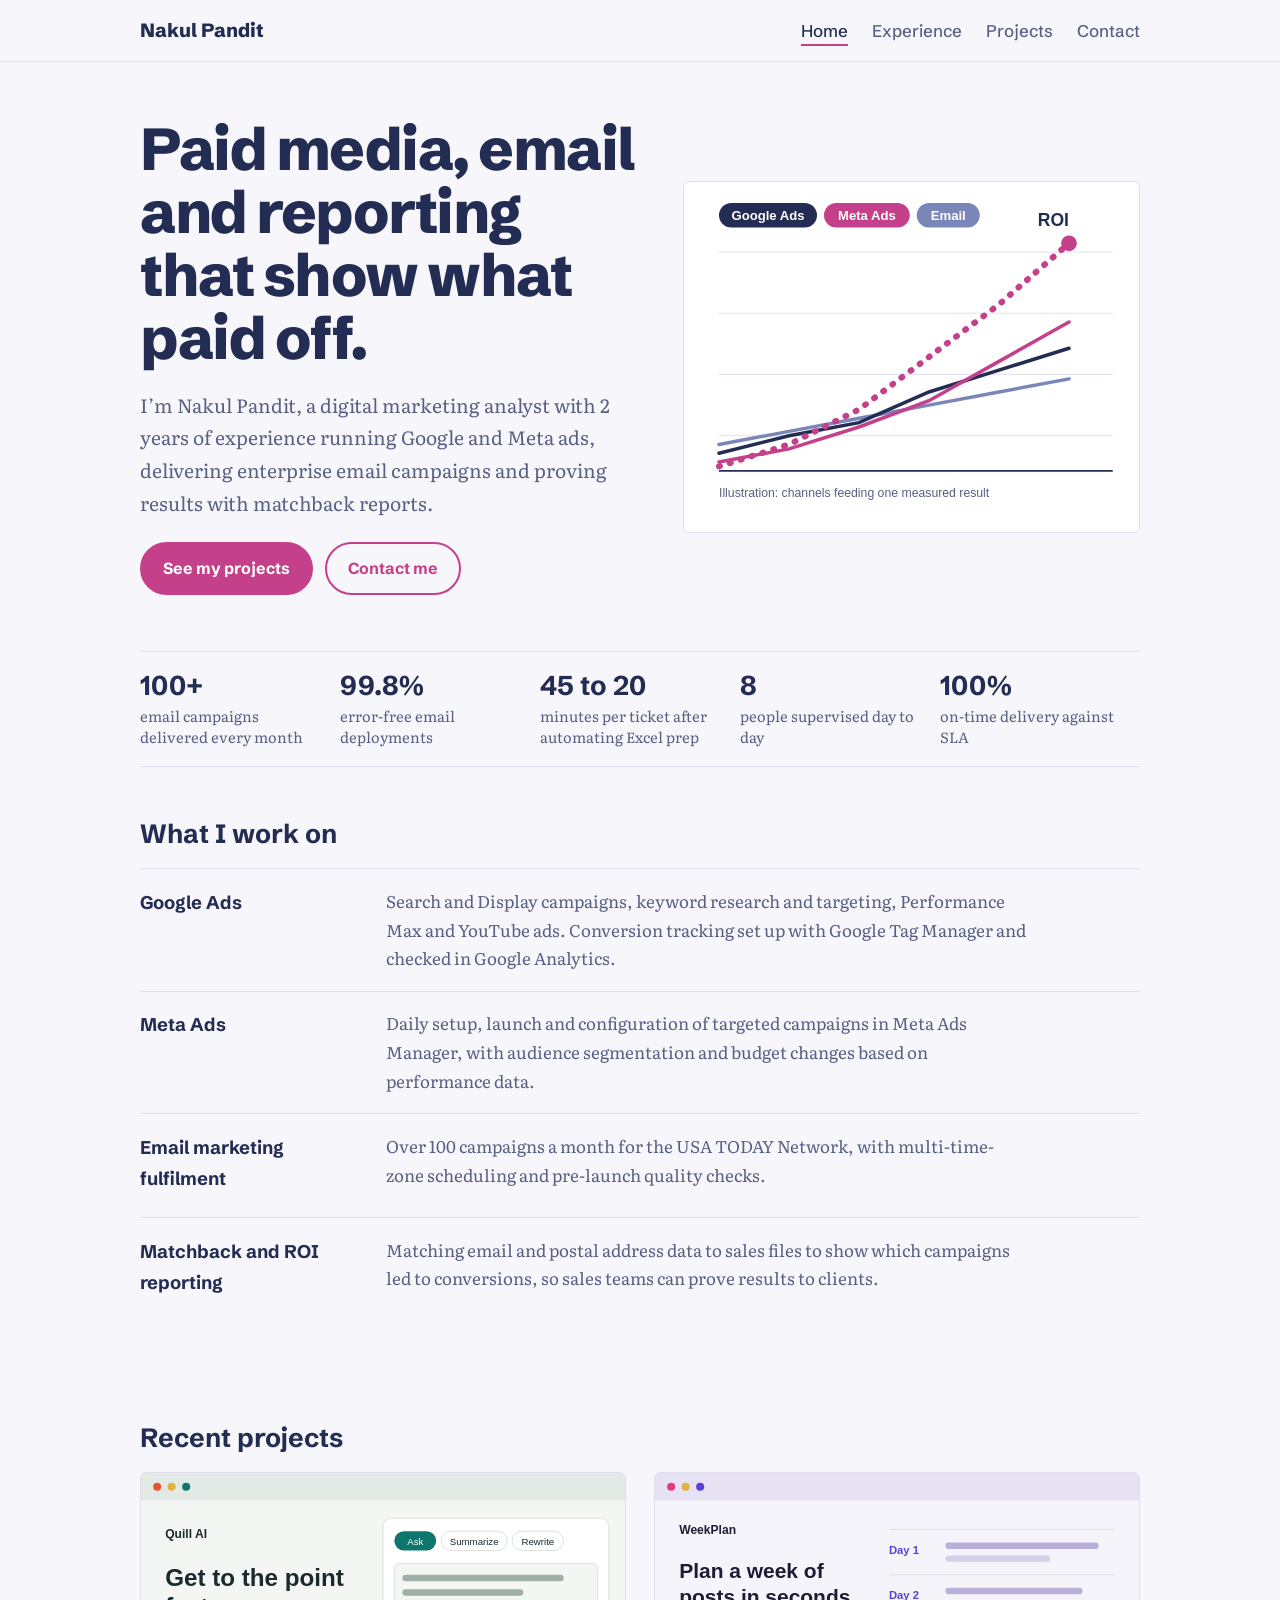
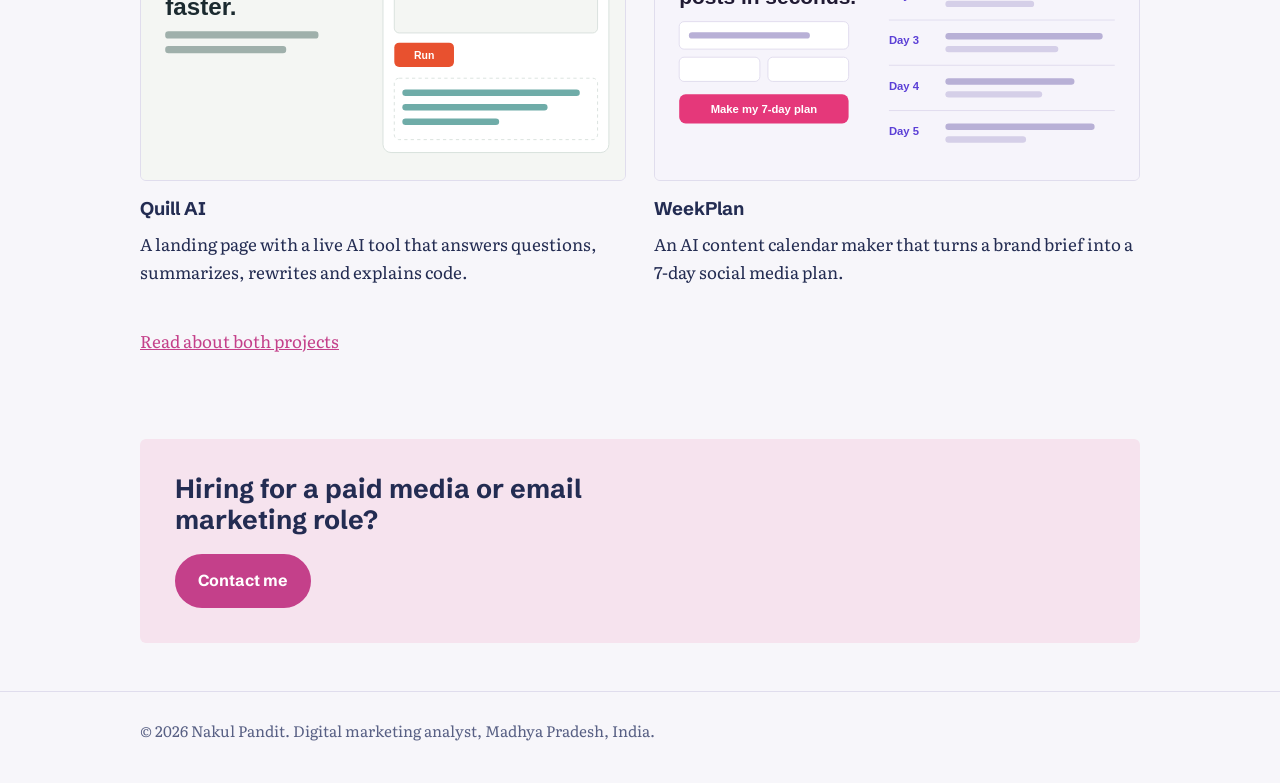
<file: index.html>
<!DOCTYPE html><html lang="en"><head>
<meta charset="utf-8">
<meta name="viewport" content="width=device-width, initial-scale=1">
<link rel="preconnect" href="https://fonts.googleapis.com">
<link rel="preconnect" href="https://fonts.gstatic.com" crossorigin>
<link href="https://fonts.googleapis.com/css2?family=Literata:wght@400;600&family=Schibsted+Grotesk:wght@500;700;800&display=swap" rel="stylesheet">
<link rel="stylesheet" href="css/style.css">
<title>Nakul Pandit – Digital Marketing Analyst</title>
<meta name="description" content="Digital marketing analyst with 2 years of experience in Google Ads, Meta Ads, enterprise email fulfilment and matchback ROI reporting.">
</head><body>
<header class="top"><div class="wrap bar"><a class="logo" href="index.html">Nakul Pandit</a><button class="burger" aria-expanded="false" aria-controls="nav">Menu</button><nav id="nav" aria-label="Main"><a href="index.html" aria-current="page">Home</a><a href="experience.html">Experience</a><a href="projects.html">Projects</a><a href="contact.html">Contact</a></nav></div></header>
<main class="wrap">
  <div class="hero">
    <div>
      <h1>Paid media, email and reporting that show what paid off.</h1>
      <p class="lead">I’m Nakul Pandit, a digital marketing analyst with 2 years of experience running Google and Meta ads, delivering enterprise email campaigns and proving results with matchback reports.</p>
      <div class="btns">
        <a class="btn solid" href="projects.html">See my projects</a>
        <a class="btn" href="contact.html">Contact me</a>
      </div>
    </div>
    <img src="assets/hero.svg" alt="Illustration of Google Ads, Meta Ads and email results rising into one ROI line" width="520" height="400">
  </div>

  <div class="stats" aria-label="Results from my current role">
    <div class="stat"><b>100+</b><span>email campaigns delivered every month</span></div>
    <div class="stat"><b>99.8%</b><span>error-free email deployments</span></div>
    <div class="stat"><b>45 to 20</b><span>minutes per ticket after automating Excel prep</span></div>
    <div class="stat"><b>8</b><span>people supervised day to day</span></div>
    <div class="stat"><b>100%</b><span>on-time delivery against SLA</span></div>
  </div>

  <section>
    <h2>What I work on</h2>
    <div class="area"><h3>Google Ads</h3><p>Search and Display campaigns, keyword research and targeting, Performance Max and YouTube ads. Conversion tracking set up with Google Tag Manager and checked in Google Analytics.</p></div>
    <div class="area"><h3>Meta Ads</h3><p>Daily setup, launch and configuration of targeted campaigns in Meta Ads Manager, with audience segmentation and budget changes based on performance data.</p></div>
    <div class="area"><h3>Email marketing fulfilment</h3><p>Over 100 campaigns a month for the USA TODAY Network, with multi-time-zone scheduling and pre-launch quality checks.</p></div>
    <div class="area"><h3>Matchback and ROI reporting</h3><p>Matching email and postal address data to sales files to show which campaigns led to conversions, so sales teams can prove results to clients.</p></div>
  </section>

  <section>
    <h2>Recent projects</h2>
    <div class="teasers">
      <div><img src="assets/quill-ai.svg" alt="Quill AI landing page with a live AI demo" width="600" height="380"><h3>Quill AI</h3><p>A landing page with a live AI tool that answers questions, summarizes, rewrites and explains code.</p></div>
      <div><img src="assets/weekplan.svg" alt="WeekPlan content calendar maker" width="600" height="380"><h3>WeekPlan</h3><p>An AI content calendar maker that turns a brand brief into a 7-day social media plan.</p></div>
    </div>
    <p style="margin-top:1.5rem"><a href="projects.html">Read about both projects</a></p>
  </section>

  <div class="band">
    <h2>Hiring for a paid media or email marketing role?</h2>
    <a class="btn solid" href="contact.html">Contact me</a>
  </div>
</main>
<footer><div class="wrap">&copy; 2026 Nakul Pandit. Digital marketing analyst, Madhya Pradesh, India.</div></footer>
<script src="js/main.js"></script>
</body></html>
</file>
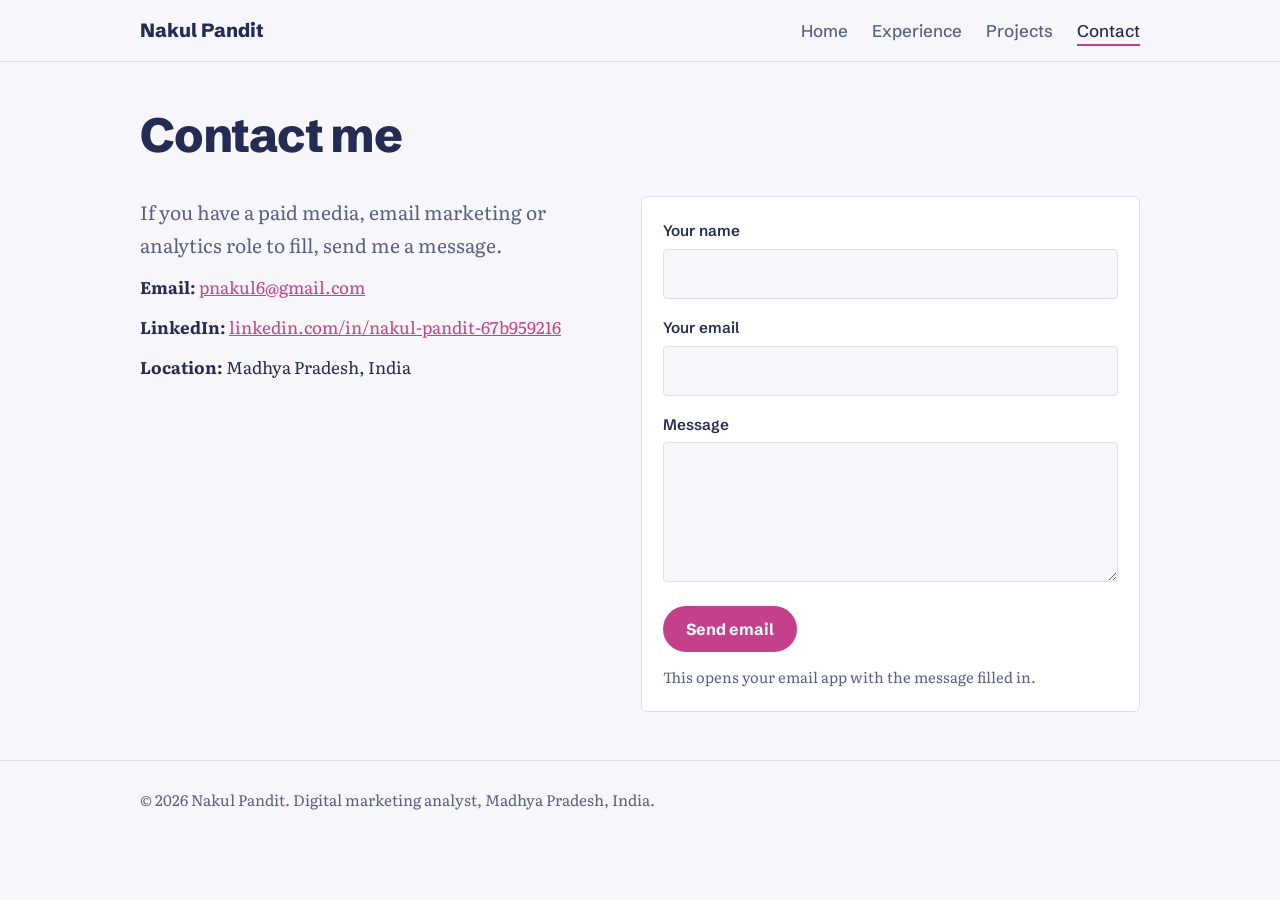
<file: contact.html>
<!DOCTYPE html><html lang="en"><head>
<meta charset="utf-8">
<meta name="viewport" content="width=device-width, initial-scale=1">
<link rel="preconnect" href="https://fonts.googleapis.com">
<link rel="preconnect" href="https://fonts.gstatic.com" crossorigin>
<link href="https://fonts.googleapis.com/css2?family=Literata:wght@400;600&family=Schibsted+Grotesk:wght@500;700;800&display=swap" rel="stylesheet">
<link rel="stylesheet" href="css/style.css">
<title>Contact – Nakul Pandit</title>
<meta name="description" content="Get in touch with Nakul Pandit about digital marketing roles.">
</head><body>
<header class="top"><div class="wrap bar"><a class="logo" href="index.html">Nakul Pandit</a><button class="burger" aria-expanded="false" aria-controls="nav">Menu</button><nav id="nav" aria-label="Main"><a href="index.html">Home</a><a href="experience.html">Experience</a><a href="projects.html">Projects</a><a href="contact.html" aria-current="page">Contact</a></nav></div></header>
<main class="wrap">
  <div class="page-title"><h1>Contact me</h1></div>
  <div class="contact">
    <div class="facts">
      <p class="lead">If you have a paid media, email marketing or analytics role to fill, send me a message.</p>
      <p><strong>Email:</strong> <a href="mailto:pnakul6@gmail.com">pnakul6@gmail.com</a></p>
      <p><strong>LinkedIn:</strong> <a href="https://linkedin.com/in/nakul-pandit-67b959216" target="_blank" rel="noopener">linkedin.com/in/nakul-pandit-67b959216</a></p>
      <p><strong>Location:</strong> Madhya Pradesh, India</p>
    </div>
    <form id="contact-form">
      <label for="name">Your name</label>
      <input id="name" name="name" autocomplete="name" required>
      <label for="email">Your email</label>
      <input id="email" name="email" type="email" autocomplete="email" required>
      <label for="message">Message</label>
      <textarea id="message" name="message" required></textarea>
      <button class="btn solid" type="submit">Send email</button>
      <p style="margin:.8rem 0 0;font-size:.92rem;color:var(--muted)">This opens your email app with the message filled in.</p>
    </form>
  </div>
</main>
<footer><div class="wrap">&copy; 2026 Nakul Pandit. Digital marketing analyst, Madhya Pradesh, India.</div></footer>
<script src="js/main.js"></script>
</body></html>
</file>
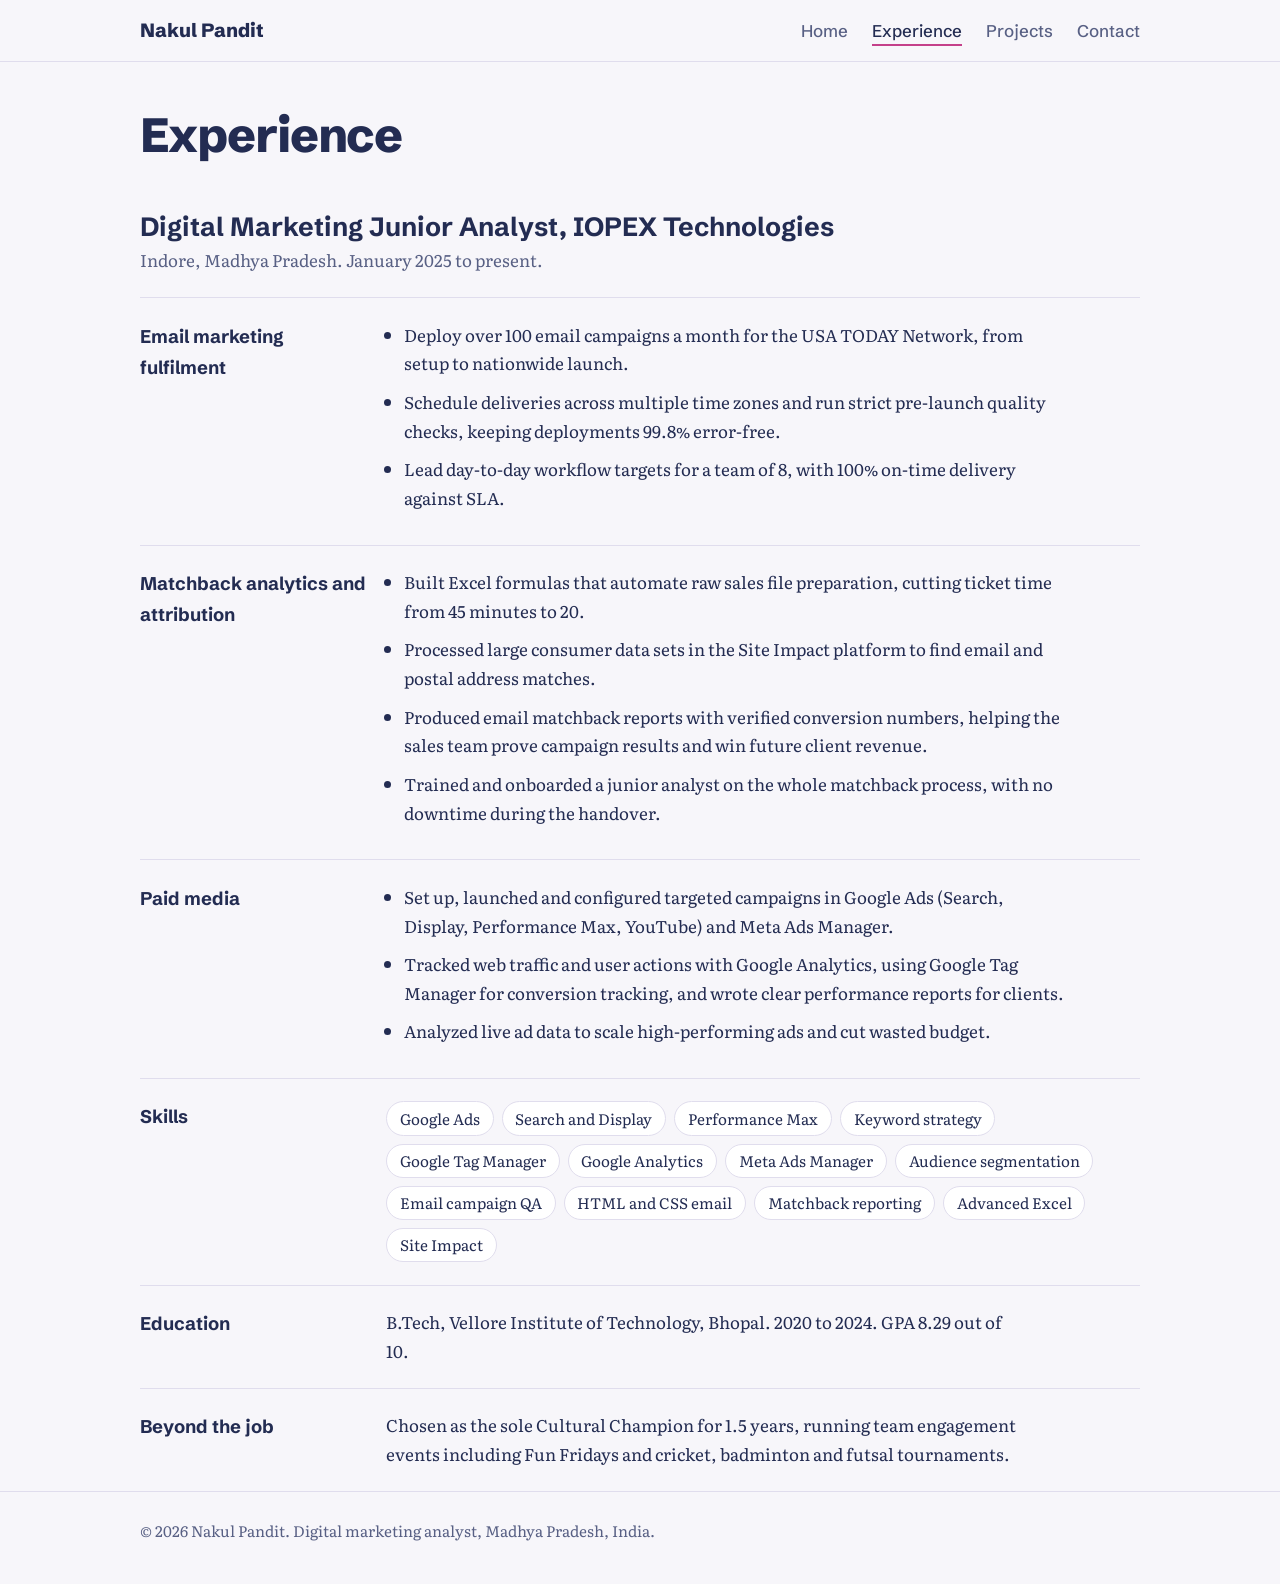
<file: experience.html>
<!DOCTYPE html><html lang="en"><head>
<meta charset="utf-8">
<meta name="viewport" content="width=device-width, initial-scale=1">
<link rel="preconnect" href="https://fonts.googleapis.com">
<link rel="preconnect" href="https://fonts.gstatic.com" crossorigin>
<link href="https://fonts.googleapis.com/css2?family=Literata:wght@400;600&family=Schibsted+Grotesk:wght@500;700;800&display=swap" rel="stylesheet">
<link rel="stylesheet" href="css/style.css">
<title>Experience – Nakul Pandit</title>
<meta name="description" content="Work experience in email marketing fulfilment, matchback analytics and paid media at IOPEX Technologies.">
</head><body>
<header class="top"><div class="wrap bar"><a class="logo" href="index.html">Nakul Pandit</a><button class="burger" aria-expanded="false" aria-controls="nav">Menu</button><nav id="nav" aria-label="Main"><a href="index.html">Home</a><a href="experience.html" aria-current="page">Experience</a><a href="projects.html">Projects</a><a href="contact.html">Contact</a></nav></div></header>
<main class="wrap">
  <div class="page-title"><h1>Experience</h1></div>

  <div class="role">
    <h2>Digital Marketing Junior Analyst, IOPEX Technologies</h2>
    <p class="when">Indore, Madhya Pradesh. January 2025 to present.</p>
  </div>

  <div class="block"><h3>Email marketing fulfilment</h3><ul>
    <li>Deploy over 100 email campaigns a month for the USA TODAY Network, from setup to nationwide launch.</li>
    <li>Schedule deliveries across multiple time zones and run strict pre-launch quality checks, keeping deployments 99.8% error-free.</li>
    <li>Lead day-to-day workflow targets for a team of 8, with 100% on-time delivery against SLA.</li>
  </ul></div>

  <div class="block"><h3>Matchback analytics and attribution</h3><ul>
    <li>Built Excel formulas that automate raw sales file preparation, cutting ticket time from 45 minutes to 20.</li>
    <li>Processed large consumer data sets in the Site Impact platform to find email and postal address matches.</li>
    <li>Produced email matchback reports with verified conversion numbers, helping the sales team prove campaign results and win future client revenue.</li>
    <li>Trained and onboarded a junior analyst on the whole matchback process, with no downtime during the handover.</li>
  </ul></div>

  <div class="block"><h3>Paid media</h3><ul>
    <li>Set up, launched and configured targeted campaigns in Google Ads (Search, Display, Performance Max, YouTube) and Meta Ads Manager.</li>
    <li>Tracked web traffic and user actions with Google Analytics, using Google Tag Manager for conversion tracking, and wrote clear performance reports for clients.</li>
    <li>Analyzed live ad data to scale high-performing ads and cut wasted budget.</li>
  </ul></div>

  <div class="block"><h3>Skills</h3><div class="tags">
    <span>Google Ads</span><span>Search and Display</span><span>Performance Max</span><span>Keyword strategy</span><span>Google Tag Manager</span><span>Google Analytics</span><span>Meta Ads Manager</span><span>Audience segmentation</span><span>Email campaign QA</span><span>HTML and CSS email</span><span>Matchback reporting</span><span>Advanced Excel</span><span>Site Impact</span>
  </div></div>

  <div class="block"><h3>Education</h3><p style="margin:0">B.Tech, Vellore Institute of Technology, Bhopal. 2020 to 2024. GPA 8.29 out of 10.</p></div>

  <div class="block"><h3>Beyond the job</h3><p style="margin:0">Chosen as the sole Cultural Champion for 1.5 years, running team engagement events including Fun Fridays and cricket, badminton and futsal tournaments.</p></div>
</main>
<footer><div class="wrap">&copy; 2026 Nakul Pandit. Digital marketing analyst, Madhya Pradesh, India.</div></footer>
<script src="js/main.js"></script>
</body></html>
</file>
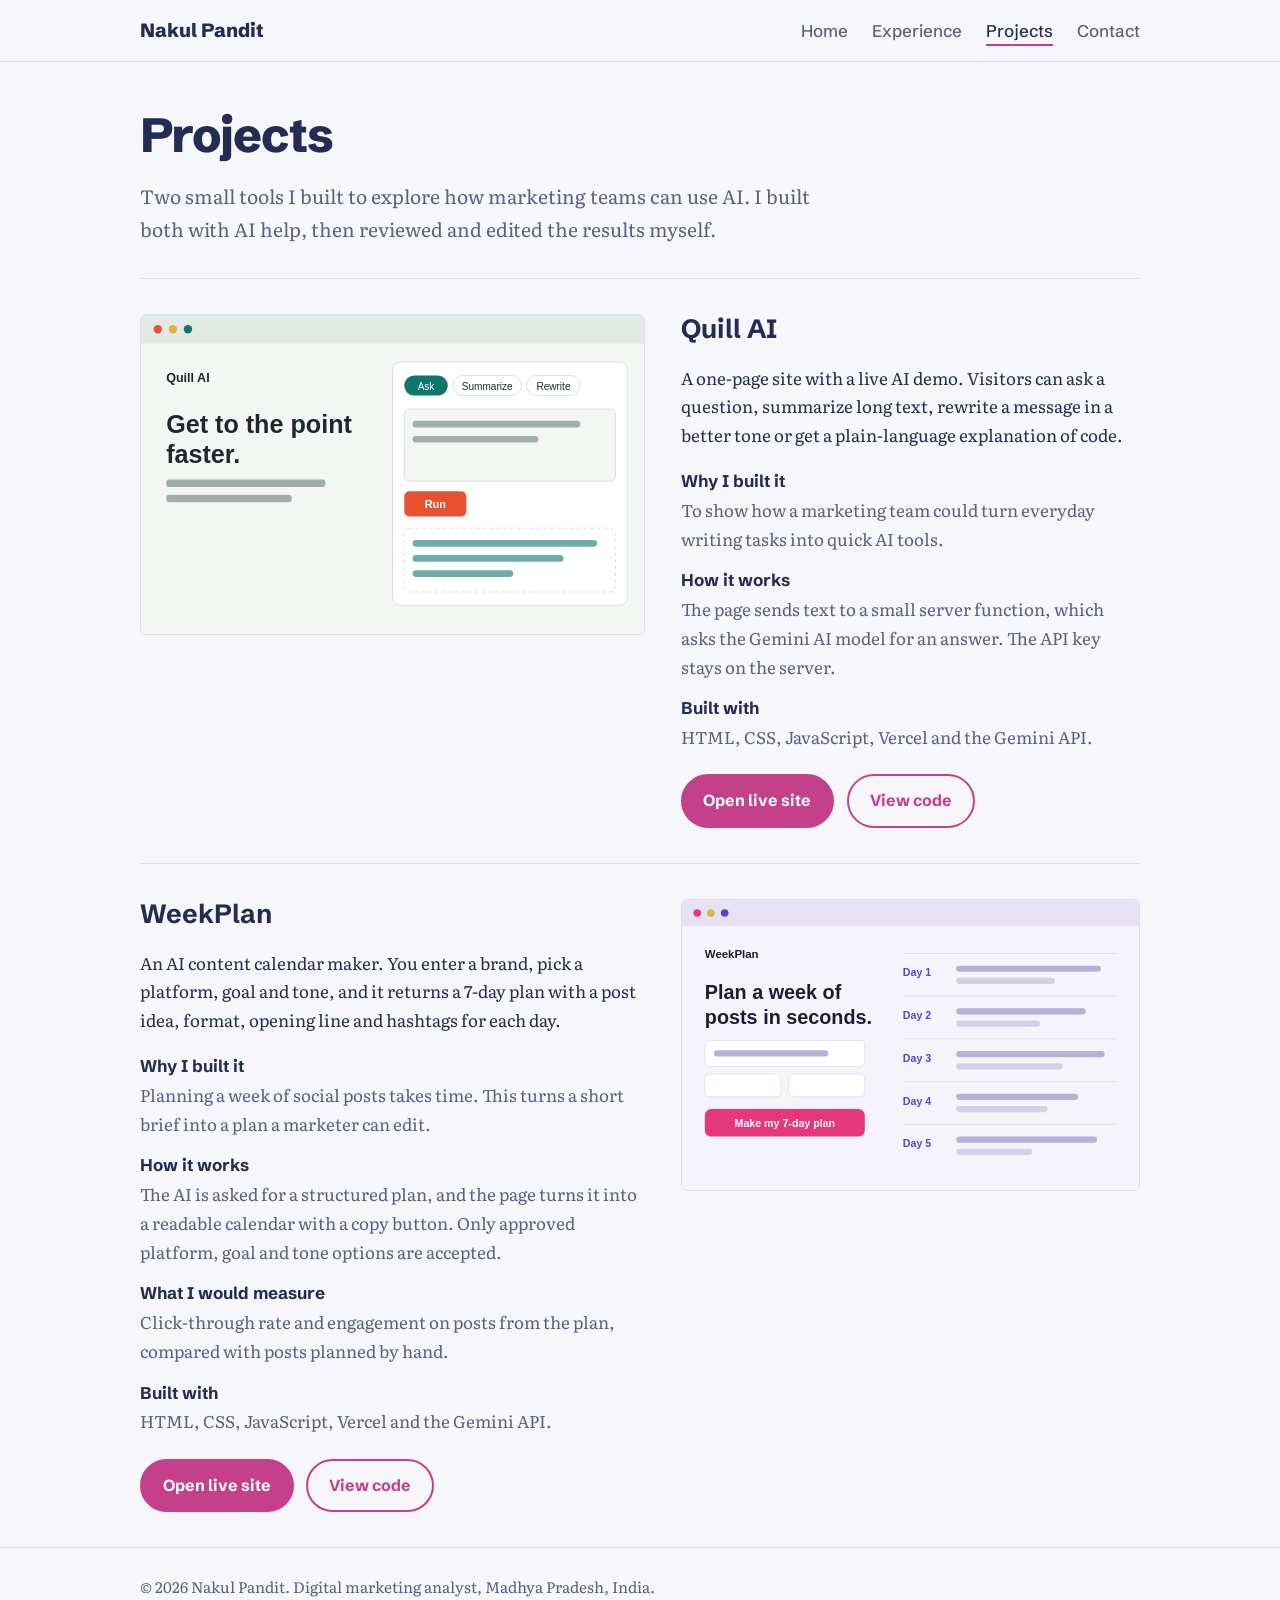
<file: projects.html>
<!DOCTYPE html><html lang="en"><head>
<meta charset="utf-8">
<meta name="viewport" content="width=device-width, initial-scale=1">
<link rel="preconnect" href="https://fonts.googleapis.com">
<link rel="preconnect" href="https://fonts.gstatic.com" crossorigin>
<link href="https://fonts.googleapis.com/css2?family=Literata:wght@400;600&family=Schibsted+Grotesk:wght@500;700;800&display=swap" rel="stylesheet">
<link rel="stylesheet" href="css/style.css">
<title>Projects – Nakul Pandit</title>
<meta name="description" content="Two AI-assisted marketing tools: Quill AI and WeekPlan.">
</head><body>
<header class="top"><div class="wrap bar"><a class="logo" href="index.html">Nakul Pandit</a><button class="burger" aria-expanded="false" aria-controls="nav">Menu</button><nav id="nav" aria-label="Main"><a href="index.html">Home</a><a href="experience.html">Experience</a><a href="projects.html" aria-current="page">Projects</a><a href="contact.html">Contact</a></nav></div></header>
<main class="wrap">
  <div class="page-title">
    <h1>Projects</h1>
    <p class="lead">Two small tools I built to explore how marketing teams can use AI. I built both with AI help, then reviewed and edited the results myself.</p>
  </div>

  <article class="proj">
    <img src="assets/quill-ai.svg" alt="Quill AI landing page with a live AI demo" width="600" height="380">
    <div>
      <h2>Quill AI</h2>
      <p>A one-page site with a live AI demo. Visitors can ask a question, summarize long text, rewrite a message in a better tone or get a plain-language explanation of code.</p>
      <dl>
        <dt>Why I built it</dt><dd>To show how a marketing team could turn everyday writing tasks into quick AI tools.</dd>
        <dt>How it works</dt><dd>The page sends text to a small server function, which asks the Gemini AI model for an answer. The API key stays on the server.</dd>
        <dt>Built with</dt><dd>HTML, CSS, JavaScript, Vercel and the Gemini API.</dd>
      </dl>
      <div class="btns">
        <!-- PASTE YOUR QUILL AI LIVE LINK BELOW -->
        <a class="btn solid" href="https://ailanding-theta.vercel.app/" target="_blank" rel="noopener">Open live site</a>
        <!-- PASTE YOUR QUILL AI GITHUB LINK BELOW -->
        <a class="btn" href="https://github.com/pnakul6/ai_landing" target="_blank" rel="noopener">View code</a>
      </div>
    </div>
  </article>

  <article class="proj">
    <img src="assets/weekplan.svg" alt="WeekPlan content calendar maker" width="600" height="380">
    <div>
      <h2>WeekPlan</h2>
      <p>An AI content calendar maker. You enter a brand, pick a platform, goal and tone, and it returns a 7-day plan with a post idea, format, opening line and hashtags for each day.</p>
      <dl>
        <dt>Why I built it</dt><dd>Planning a week of social posts takes time. This turns a short brief into a plan a marketer can edit.</dd>
        <dt>How it works</dt><dd>The AI is asked for a structured plan, and the page turns it into a readable calendar with a copy button. Only approved platform, goal and tone options are accepted.</dd>
        <dt>What I would measure</dt><dd>Click-through rate and engagement on posts from the plan, compared with posts planned by hand.</dd>
        <dt>Built with</dt><dd>HTML, CSS, JavaScript, Vercel and the Gemini API.</dd>
      </dl>
      <div class="btns">
        <!-- PASTE YOUR WEEKPLAN LIVE LINK BELOW -->
        <a class="btn solid" href="https://weekplan-content-calendar.vercel.app/" target="_blank"" rel="noopener">Open live site</a>
        <!-- PASTE YOUR WEEKPLAN GITHUB LINK BELOW -->
        <a class="btn" href="https://github.com/pnakul6/weekplan-content-calendar" target="_blank" rel="noopener">View code</a>
      </div>
    </div>
  </article>
</main>
<footer><div class="wrap">&copy; 2026 Nakul Pandit. Digital marketing analyst, Madhya Pradesh, India.</div></footer>
<script src="js/main.js"></script>
</body></html>
</file>
<file: css/style.css>
:root{--bg:#f7f6fa;--ink:#232c52;--muted:#586084;--pink:#c4408a;--panel:#fff;--line:#e0dded;--tint:#f6e3ee}
@media (prefers-color-scheme:dark){:root{--bg:#12152a;--ink:#eef0fb;--muted:#a2a9c9;--pink:#ff7ab8;--panel:#1b2040;--line:#2c3359;--tint:#2a1c3a}}
*{box-sizing:border-box}
html{scroll-behavior:smooth}
body{margin:0;background:var(--bg);color:var(--ink);font-family:Literata,Georgia,serif;font-size:1.06rem;line-height:1.7}
h1,h2,h3,.logo,nav a,.btn,.stat b,label{font-family:"Schibsted Grotesk",system-ui,sans-serif}
h1{font-size:clamp(2.2rem,5.4vw,3.7rem);line-height:1.06;letter-spacing:-.025em;margin:0 0 1.2rem;font-weight:800;max-width:17ch}
h2{font-size:1.65rem;line-height:1.15;margin:0 0 1.2rem;font-weight:700}
h3{font-size:1.15rem;margin:0 0 .3rem;font-weight:700}
p{margin:0 0 1rem;max-width:64ch}
a{color:var(--pink)}
.wrap{max-width:1040px;margin:0 auto;padding:0 1.25rem}
.top{position:sticky;top:0;z-index:5;background:var(--bg);border-bottom:1px solid var(--line)}
.bar{display:flex;align-items:center;justify-content:space-between;padding-top:.9rem;padding-bottom:.9rem}
.logo{font-weight:800;font-size:1.2rem;color:var(--ink);text-decoration:none}
nav a{color:var(--muted);text-decoration:none;font-weight:500;margin-left:1.5rem;padding:.2rem 0}
nav a[aria-current="page"]{color:var(--ink);border-bottom:2px solid var(--pink)}
.burger{display:none;font:inherit;font-family:"Schibsted Grotesk",sans-serif;background:none;border:1px solid var(--line);color:var(--ink);padding:.35rem .8rem;border-radius:999px;cursor:pointer}
.hero{display:grid;grid-template-columns:1.1fr 1fr;gap:2.5rem;align-items:center;padding:3.5rem 0}
.lead{font-size:1.2rem;color:var(--muted)}
.hero img{width:100%;height:auto;border-radius:6px;border:1px solid var(--line)}
.btns{display:flex;gap:.8rem;flex-wrap:wrap;margin-top:1.4rem}
.btn{display:inline-block;font-weight:700;text-decoration:none;padding:.7rem 1.3rem;border-radius:999px;border:2px solid var(--pink);color:var(--pink);background:transparent;cursor:pointer;font-size:1rem}
.btn.solid{background:var(--pink);color:#fff}
.stats{display:grid;grid-template-columns:repeat(5,1fr);border-top:1px solid var(--line);border-bottom:1px solid var(--line)}
.stat{padding:1.2rem 1rem 1.2rem 0}
.stat b{display:block;font-size:1.7rem;line-height:1.1}
.stat span{color:var(--muted);font-size:.92rem;line-height:1.4;display:block;margin-top:.3rem}
section{padding:3.2rem 0}
.area{display:grid;grid-template-columns:230px 1fr;gap:1rem;padding:1.1rem 0;border-top:1px solid var(--line)}
.area p{margin:0;color:var(--muted)}
.teasers{display:grid;grid-template-columns:1fr 1fr;gap:1.8rem}
.teasers img,.proj img{width:100%;height:auto;border-radius:6px;border:1px solid var(--line);display:block}
.teasers h3{margin-top:.8rem}
.band{background:var(--tint);border-radius:6px;padding:2.2rem;margin:1rem 0 3rem}
.band h2{max-width:26ch}
.page-title{padding:3rem 0 1rem}
.page-title h1{font-size:clamp(2rem,4.5vw,3rem);max-width:none}
.role{padding:1rem 0 .4rem}
.role h2{margin-bottom:.2rem}
.role .when{color:var(--muted);margin:0 0 1rem}
.block{border-top:1px solid var(--line);padding:1.4rem 0;display:grid;grid-template-columns:230px 1fr;gap:1rem}
.block ul{margin:0;padding-left:1.1rem}
.block li{margin-bottom:.6rem;max-width:66ch}
.tags{display:flex;flex-wrap:wrap;gap:.5rem}
.tags span{border:1px solid var(--line);background:var(--panel);border-radius:999px;padding:.2rem .8rem;font-size:.95rem}
.proj{display:grid;grid-template-columns:1.1fr 1fr;gap:2.2rem;align-items:start;padding:2.2rem 0;border-top:1px solid var(--line)}
.proj:nth-of-type(even) img{order:2}
.proj dt{font-family:"Schibsted Grotesk",sans-serif;font-weight:700;margin-top:.8rem}
.proj dd{margin:0;color:var(--muted)}
.contact{display:grid;grid-template-columns:1fr 1.1fr;gap:3rem;padding-bottom:3rem}
form{background:var(--panel);border:1px solid var(--line);border-radius:6px;padding:1.3rem}
label{display:block;font-weight:600;font-size:.95rem;margin-bottom:.3rem}
input,textarea{width:100%;font:inherit;font-size:1rem;padding:.65rem .75rem;border:1px solid var(--line);border-radius:4px;background:var(--bg);color:var(--ink);margin-bottom:1rem}
textarea{min-height:140px;resize:vertical}
.facts p{margin-bottom:.7rem}
footer{border-top:1px solid var(--line);padding:1.6rem 0 2.5rem;color:var(--muted);font-size:.95rem}
a:focus-visible,button:focus-visible,input:focus-visible,textarea:focus-visible{outline:3px solid var(--pink);outline-offset:2px}
@media (max-width:820px){
  .hero,.teasers,.proj,.contact{grid-template-columns:1fr}
  .proj:nth-of-type(even) img{order:0}
  .stats{grid-template-columns:1fr 1fr}
  .area,.block{grid-template-columns:1fr;gap:.3rem}
  .burger{display:block}
  nav{display:none;position:absolute;left:0;right:0;top:100%;background:var(--bg);border-bottom:1px solid var(--line);padding:.5rem 1.25rem 1rem}
  nav.open{display:flex;flex-direction:column}
  nav a{margin:0;padding:.6rem 0}
}
@media (prefers-reduced-motion:reduce){html{scroll-behavior:auto}}
</file>
